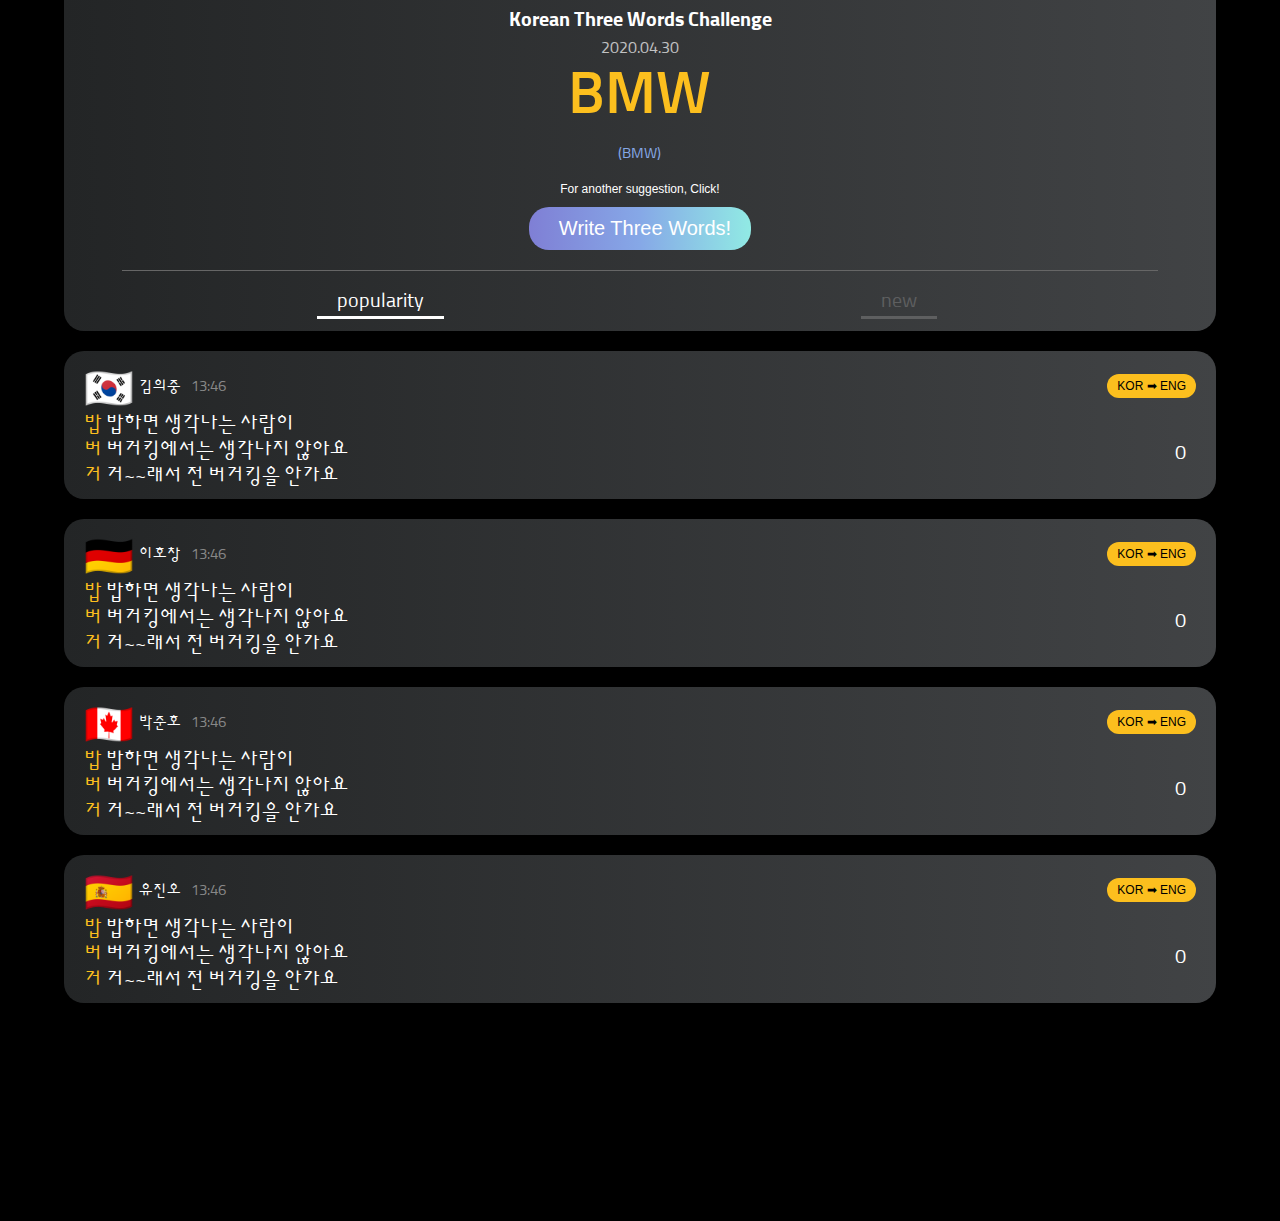
<file: index.html>
<!DOCTYPE html>
<html lang="en">
  <head>
    <meta charset="UTF-8" />
    <meta name="viewport" content="width=device-width, initial-scale=1.0" />
    <link rel="stylesheet" href="styles.css" />

    <link
      rel="stylesheet"
      href="https://use.fontawesome.com/releases/v5.7.2/css/all.css"
      integrity="sha384-fnmOCqbTlWIlj8LyTjo7mOUStjsKC4pOpQbqyi7RrhN7udi9RwhKkMHpvLbHG9Sr"
      crossorigin="anonymous"
    />
    <title>Three Words</title>
  </head>
  <body>
    <div class="upper__content">
      <div class="title">
        Korean Three Words Challenge
      </div>

      <div class="prompt__box">
        <div class="today__date">2020.04.30</div>
        <!-- <div class="today">Today Prompt</div> -->
        <h2 class="prompt"></h2>
        <h4 class="prompt__translate"></h4>
        <button class="chart" type="button">
          For another suggestion, Click!
        </button>
      </div>
      <button class="write__button">
        <a href="write.html">
          <div class="fas fa-pen"></div>
          <div class="write">Write Three Words!</div>
        </a>
      </button>

      <div class="menu">
        <div class="selected">
          <span>popularity</span>
        </div>
        <div class="unselected">
          <span>new</span>
        </div>
      </div>
    </div>
    <ul class="content">
      <li class="content__box scroll">
        <div class="content__box__column">
          <div class="content__clock">
            <div class="clock__left">
              <span class="nation"> 🇰🇷</span>
              <span class="nikname">김의중</span> 13:46
            </div>

            <button class="translate">KOR ➡ ENG</button>
          </div>
          <div class="content__wrap">
            <div class="content__text">
              <div class="content__text__column">
                <span class="content__prompt">밥</span>
                <span class="first">밥하면 생각나는 사람이</span>
              </div>
              <div class="content__text__column">
                <span class="content__prompt">버</span>
                <span class="second">버거킹에서는 생각나지 않아요</span>
              </div>
              <div class="content__text__column">
                <span class="content__prompt">거</span>
                <span class="third">거~~래서 전 버거킹을 안가요</span>
              </div>
            </div>

            <div class="favorite">
              <i class="fas fa-heart"></i>
              <div class="favorite__count">0</div>
            </div>
          </div>
        </div>
      </li>
      <li class="content__box scroll">
        <div class="content__box__column">
          <div class="content__clock">
            <div class="clock__left">
              <span class="nation">🇩🇪</span>
              <span class="nikname">이호창</span> 13:46
            </div>

            <button class="translate">KOR ➡ ENG</button>
          </div>
          <div class="content__wrap">
            <div class="content__text">
              <div class="content__text__column">
                <span class="content__prompt">밥</span>
                <span class="first">밥하면 생각나는 사람이</span>
              </div>
              <div class="content__text__column">
                <span class="content__prompt">버</span>
                <span class="second">버거킹에서는 생각나지 않아요</span>
              </div>
              <div class="content__text__column">
                <span class="content__prompt">거</span>
                <span class="third">거~~래서 전 버거킹을 안가요</span>
              </div>
            </div>

            <div class="favorite">
              <i class="fas fa-heart"></i>
              <div class="favorite__count">0</div>
            </div>
          </div>
        </div>
      </li>
      <li class="content__box scroll">
        <div class="content__box__column">
          <div class="content__clock">
            <div class="clock__left">
              <span class="nation">🇨🇦</span>
              <span class="nikname">박준호</span> 13:46
            </div>

            <button class="translate">KOR ➡ ENG</button>
          </div>
          <div class="content__wrap">
            <div class="content__text">
              <div class="content__text__column">
                <span class="content__prompt">밥</span>
                <span class="first">밥하면 생각나는 사람이</span>
              </div>
              <div class="content__text__column">
                <span class="content__prompt">버</span>
                <span class="second">버거킹에서는 생각나지 않아요</span>
              </div>
              <div class="content__text__column">
                <span class="content__prompt">거</span>
                <span class="third">거~~래서 전 버거킹을 안가요</span>
              </div>
            </div>

            <div class="favorite">
              <i class="fas fa-heart"></i>
              <div class="favorite__count">0</div>
            </div>
          </div>
        </div>
      </li>
      <li class="content__box scroll">
        <div class="content__box__column">
          <div class="content__clock">
            <div class="clock__left">
              <span class="nation">🇪🇸</span>
              <span class="nikname">유진오</span> 13:46
            </div>

            <button class="translate">KOR ➡ ENG</button>
          </div>
          <div class="content__wrap">
            <div class="content__text">
              <div class="content__text__column">
                <span class="content__prompt">밥</span>
                <span class="first">밥하면 생각나는 사람이</span>
              </div>
              <div class="content__text__column">
                <span class="content__prompt">버</span>
                <span class="second">버거킹에서는 생각나지 않아요</span>
              </div>
              <div class="content__text__column">
                <span class="content__prompt">거</span>
                <span class="third">거~~래서 전 버거킹을 안가요</span>
              </div>
            </div>

            <div class="favorite">
              <i class="fas fa-heart"></i>
              <div class="favorite__count">0</div>
            </div>
          </div>
        </div>
      </li>
      <li class="content__box scroll">
        <div class="content__box__column">
          <div class="content__clock">
            <div class="clock__left">
              <span class="nation"> 🇰🇷</span>
              <span class="nikname">김의중</span> 13:46
            </div>

            <button class="translate">KOR ➡ ENG</button>
          </div>
          <div class="content__wrap">
            <div class="content__text">
              <div class="content__text__column">
                <span class="content__prompt">밥</span>
                <span class="first">밥하면 생각나는 사람이</span>
              </div>
              <div class="content__text__column">
                <span class="content__prompt">버</span>
                <span class="second">버거킹에서는 생각나지 않아요</span>
              </div>
              <div class="content__text__column">
                <span class="content__prompt">거</span>
                <span class="third">거~~래서 전 버거킹을 안가요</span>
              </div>
            </div>

            <div class="favorite">
              <i class="fas fa-heart"></i>
              <div class="favorite__count">0</div>
            </div>
          </div>
        </div>
      </li>
    </ul>

    <script src="threesam.js"></script>
  </body>
</html>
</file>
<file: styles.css>
@import "reset.css";
@import url("https://fonts.googleapis.com/css2?family=Sunflower:wght@300;500;700&display=swap");
@import "list.css";
@import "nav.css";
@import "rank.css";
@import "media.css";
@import "write.css";

* {
  box-sizing: border-box;
  font-weight: 300;
}

body {
  display: flex;
  flex-direction: column;
  align-items: center;
  width: 100%;
  background-color: black;
  font-family: "Sunflower", sans-serif;
}

.upper__content {
  background: linear-gradient(to right, #232526, #414345);
  display: flex;
  flex-direction: column;
  align-items: center;
  border-radius: 0 0 20px 20px;
}

.title {
  font-size: 20px;
  margin-top: 10px;
  color: white;
  font-weight: 700;
}

.chart {
  align-self: flex-end;
  color: white;
  font-size: 12px;
  border: none;
  outline: none;
  border-radius: 10px;
  background: transparent;
  margin-bottom: 10px;
}

.chart:hover {
  cursor: pointer;
}

.chart:active {
  color: black;
}

.prompt__box {
  display: flex;
  flex-direction: column;
  align-items: center;
  padding-top: 10px;
}

.prompt__box .today__date {
  padding-bottom: 10px;
  color: white;
  opacity: 0.7;
}

.prompt__box .prompt {
  font-size: 60px;
  padding-bottom: 10px;
  color: #fcbf1e;
  padding-bottom: 20px;
  font-weight: 400;
}

.prompt__box .prompt__translate {
  font-size: 15px;
  padding-bottom: 10px;
  color: #86a8e7;
  padding-bottom: 20px;
  font-weight: 300;
}

.prompt__box .prompt__sub {
  font-size: 12px;
  padding-bottom: 10px;
  color: white;
  padding-bottom: 20px;
  font-weight: 400;
}

.prompt__box h1 {
  font-size: 20px;
  color: white;
}

.write__button {
  margin-bottom: 20px;
  outline: none;
  padding: 10px 20px;
  border-radius: 20px;
  border: none;
  background: linear-gradient(to right, #7f7fd5, #86a8e7, #91eae4);
}

.write__button a {
  text-decoration: none;
  font-size: 15px;
  display: flex;
  align-items: center;
}

a:visited {
  color: white;
}

a:link {
  color: white;
}

.write__button:hover {
  cursor: pointer;
  transform: scale(0.98);
}

.write__button:active {
  transform: scale(0.95);
}

.write__button .write {
  font-size: 20px;
  padding-left: 10px;
  font-weight: 400;
}

.upper__content .menu {
  display: flex;
  width: 90%;
  color: white;
  border-top: 1px solid rgb(102, 102, 102);
}

.menu div {
  width: 50%;
  margin: 20px 20px;
  text-align: center;
}

.menu div span {
  padding: 5px 20px;
  font-size: 20px;
  border-bottom: 3px solid;
}

.menu div:hover {
  cursor: pointer;
  transform: scale(0.98);
}

.menu div:active {
  transform: scale(0.95);
}

.menu .unselected {
  color: #5e5f60;
}

.content {
  color: white;
}

.content__wrap {
  width: 100%;
  display: flex;
  justify-content: space-between;
  align-items: center;
}

.content__box {
  width: 100%;
  display: flex;
  align-items: center;
  justify-content: space-between;
  background: linear-gradient(to right, #232526, #414345);
  margin: 20px 0;
  padding: 10px 20px;
  border-radius: 20px;
  font-weight: 400;
}

.content__box:nth-child(1) {
  animation: neon1 1s ease-in-out infinite alternate;
}
.content__box:nth-child(2) {
  animation: neon2 1s ease-in-out infinite alternate;
}
.content__box:nth-child(3) {
  animation: neon3 1s ease-in-out infinite alternate;
}

.gone {
  opacity: 0;
  transform: translateY(50px);
}

.appear {
  opacity: 1;
  transform: translateY(0px);
}

.content__box__column {
  display: flex;
  flex-direction: column;
  width: 100%;
}

.content__box__column .content__text {
  display: flex;
  font-size: 20px;
  flex-direction: column;
}

.content__text__column {
  padding: 3px 0;
}

.content__text .content__text__column .content__prompt {
  color: #fcbf1e;
}

.content__clock {
  display: flex;
  justify-content: space-between;
  align-items: center;
}

.content__clock .clock__left {
  display: flex;
  align-items: center;
  font-size: 15px;
  color: #888888;
}

.nation {
  font-size: 40px;
  padding-top: 10px;
}

.nikname {
  color: white;
  margin: 0 10px 0 5px;
}

.translate {
  font-size: 12px;
  outline: none;
  background-color: #fcbf1e;
  border: none;
  padding: 5px 10px;
  border-radius: 15px;
}

.translate:hover {
  cursor: pointer;
  transform: scale(0.9);
}

.translate:active {
  background: transparent;
}

.favorite {
  display: flex;
  flex-direction: column;
  align-items: center;
  font-size: 20px;
  margin-right: 10px;
}

.favorite i {
  font-size: 30px;
  padding-bottom: 6px;
  transition: all 0.5s;
}

.favorite:hover {
  cursor: pointer;
}

/* write.html css */
/* 
.write__title {
  font-size: 20px;
  margin-top: 10px;
  color: white;
  font-weight: 700;
}

.write__prompt {
  color: #fcbf1e;
}

.write__text {
  display: flex;
  flex-direction: column;
}

.write__text__column {
  display: flex;
  align-items: center;
  padding: 20px 0 0 0;
  font-size: 30px;
}

.write__text__column input {
  width: 200px;
  font-size: 20px;
  margin-left: 10px;
  padding: 10px;
  border: none;
  border-radius: 20px;
  background: linear-gradient(to right, #232526, #414345);
  outline: none;
  color: white;
  font-weight: 300;
}

.submit {
  font-size: 20px;
  color: white;
  background-color: gray;
  margin: 20px 0;
  outline: none;
  padding: 10px 20px;
  border-radius: 20px;
  border: none;
  background: linear-gradient(to right, #7f7fd5, #86a8e7, #91eae4);
}

.submit:hover {
  cursor: pointer;
}

form {
  text-align: center;
}

.back {
  font-size: 15px;
  color: white;
  background-color: gray;
  margin-bottom: 20px;
  border-radius: 20px;
  padding: 5px 10px;
  outline: none;
  border: none;
}

.back:hover {
  cursor: pointer;
}

.color__yellow {
  color: #fcbf1e;
}

.prompt__info {
  color: white;
  padding-bottom: 10px;
}

.name {
  padding-top: 10px;
  font-size: 15px;
  color: white;
  display: flex;
  align-items: center;
  justify-content: center;
}

.refresh {
  font-size: 20px;
  background: transparent;
  border: none;
  outline: none;
}

.refresh:hover {
  cursor: pointer;
  transform: scale(0.95);
} */

@keyframes neon1 {
  from {
    box-shadow: 0 0 1px #fff, 0 0 2px #fff, 0 0 3px #fff, 0 0 4px gold,
      0 0 7px gold, 0 0 8px gold, 0 0 10px gold, 0 0 15px gold;
  }
  to {
    box-shadow: 0 0 0.5px #fff, 0 0 1px #fff, 0 0 1.5px #fff, 0 0 2px gold,
      0 0 3.5px gold, 0 0 4px gold, 0 0 5px gold, 0 0 7.5px gold;
  }
}
@keyframes neon2 {
  from {
    box-shadow: 0 0 1px #fff, 0 0 2px #fff, 0 0 3px #fff, 0 0 4px silver,
      0 0 7px silver, 0 0 8px silver, 0 0 10px silver, 0 0 15px silver;
  }
  to {
    box-shadow: 0 0 0.5px #fff, 0 0 1px #fff, 0 0 1.5px #fff, 0 0 2px silver,
      0 0 3.5px silver, 0 0 4px silver, 0 0 5px silver, 0 0 7.5px silver;
  }
}
@keyframes neon3 {
  from {
    box-shadow: 0 0 1px #fff, 0 0 2px #fff, 0 0 3px #fff, 0 0 4px #895e1a,
      0 0 7px #895e1a, 0 0 8px #895e1a, 0 0 10px #895e1a, 0 0 15px #895e1a;
  }
  to {
    box-shadow: 0 0 0.5px #fff, 0 0 1px #fff, 0 0 1.5px #fff, 0 0 2px #895e1a,
      0 0 3.5px #895e1a, 0 0 4px #895e1a, 0 0 5px #895e1a, 0 0 7.5px #895e1a;
  }
}

@keyframes mix {
  30% {
    box-shadow: 0 -1em 2em 3em rgba(255, 0, 200, 0.5),
      4em -1em 2em 3em rgba(255, 50, 0, 0.8),
      -4em 2em 3em 2em rgba(155, 200, 0, 0.5),
      -4em -2em 2em 2em rgba(200, 0, 150, 0.6),
      0 3em 2em 2em rgba(20, 250, 0, 0.5),
      2em 1em 2em 2em rgba(50, 10, 250, 0.5);
  }

  60% {
    box-shadow: 2em 1em 2em 3em rgba(55, 0, 200, 0.5),
      3em 1em 2em 3em rgba(25, 150, 0, 0.6),
      3em -2em 3em 3em rgba(155, 200, 0, 0.5),
      -4em 2em 2em 3em rgba(200, 0, 50, 0.6),
      0 -3em 2em 3em rgba(200, 250, 0, 0.5),
      -2em 1em 2em 3em rgba(50, 210, 250, 0.6);
  }
}
</file>
